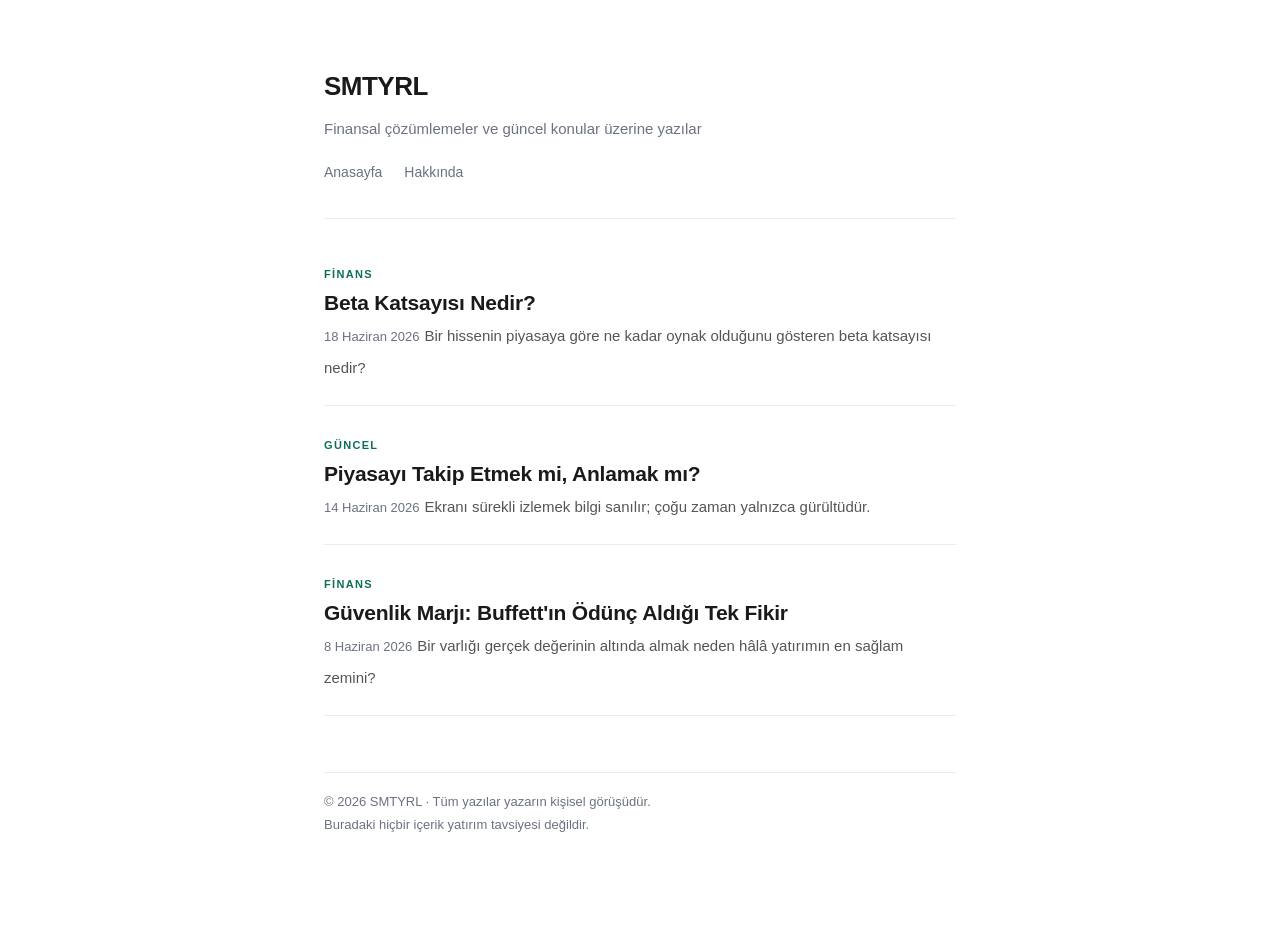
<file: index.html>
<!doctype html>
<html lang="tr">
<head>
  <meta charset="utf-8">
  <meta name="viewport" content="width=device-width, initial-scale=1">
  <title>SMTYRL — finans ve fikir yazıları</title>
  <meta name="description" content="Bağımsız finansal çözümlemeler ve güncel konular üzerine fikir yazıları.">
  <link rel="stylesheet" href="stil.css">
</head>
<body>

  <h1 class="site"><a href="index.html">SMTYRL</a></h1>
  <p class="tagline">Finansal çözümlemeler ve güncel konular üzerine yazılar</p>
  <nav class="top">
    <a href="index.html">Anasayfa</a>
    <a href="hakkinda.html">Hakkında</a>
  </nav>

  <hr class="rule">

  <ul class="posts">
    <li>
      <span class="tag">Finans</span>
      <h2><a href="beta-katsayisi.html">Beta Katsayısı Nedir?</a></h2>
      <span class="date">18 Haziran 2026</span>
      <span class="dek">Bir hissenin piyasaya göre ne kadar oynak olduğunu gösteren beta katsayısı nedir?</span>
    </li>
    <li>
      <span class="tag">Güncel</span>
      <h2><a href="takip-mi-anlamak-mi.html">Piyasayı Takip Etmek mi, Anlamak mı?</a></h2>
      <span class="date">14 Haziran 2026</span>
      <span class="dek">Ekranı sürekli izlemek bilgi sanılır; çoğu zaman yalnızca gürültüdür.</span>
    </li>
    <li>
      <span class="tag">Finans</span>
      <h2><a href="guvenlik-marji.html">Güvenlik Marjı: Buffett'ın Ödünç Aldığı Tek Fikir</a></h2>
      <span class="date">8 Haziran 2026</span>
      <span class="dek">Bir varlığı gerçek değerinin altında almak neden hâlâ yatırımın en sağlam zemini?</span>
    </li>
  </ul>

  <footer>
    © 2026 SMTYRL · Tüm yazılar yazarın kişisel görüşüdür.<br>
    Buradaki hiçbir içerik yatırım tavsiyesi değildir.
  </footer>

</body>
</html>
</file>
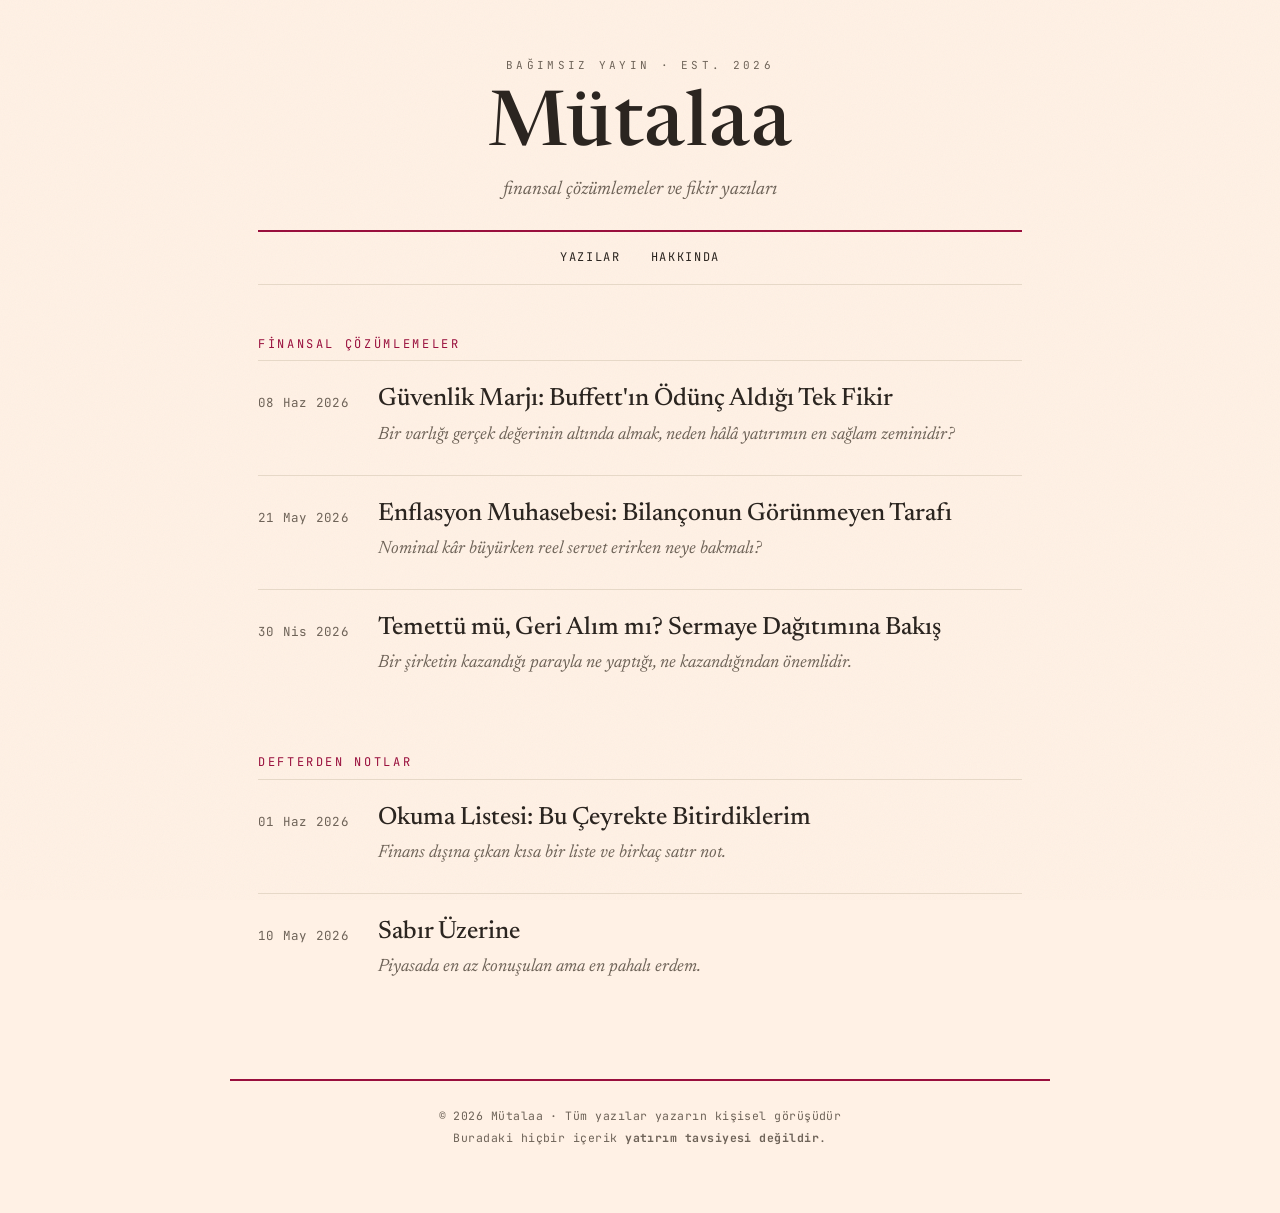
<file: arsiv-zarif/index.html>
<!doctype html>
<html lang="tr">
<head>
  <meta charset="utf-8">
  <meta name="viewport" content="width=device-width, initial-scale=1">
  <title>Mütalaa — finans ve fikir yazıları</title>
  <meta name="description" content="Bağımsız finansal çözümlemeler ve fikir yazıları.">
  <link rel="preconnect" href="https://fonts.googleapis.com">
  <link rel="preconnect" href="https://fonts.gstatic.com" crossorigin>
  <link href="https://fonts.googleapis.com/css2?family=Newsreader:ital,opsz,wght@0,6..72,400;0,6..72,500;0,6..72,600;1,6..72,400;1,6..72,500&family=JetBrains+Mono:wght@400;500&display=swap" rel="stylesheet">
  <link rel="stylesheet" href="style.css">
</head>
<body>
  <div class="wrap">

    <header class="masthead">
      <div class="kicker-top">BAĞIMSIZ YAYIN · EST. 2026</div>
      <div class="title"><a href="index.html">Mütalaa</a></div>
      <div class="sub">finansal çözümlemeler ve fikir yazıları</div>
      <hr class="rule-accent">
    </header>

    <nav class="main">
      <a href="index.html">Yazılar</a>
      <a href="hakkinda.html">Hakkında</a>
    </nav>
    <hr class="rule-hair">

    <!-- ====== BÖLÜM 1 ====== -->
    <div class="section-label">Finansal Çözümlemeler</div>

    <article class="entry">
      <div class="date">08 Haz 2026</div>
      <div>
        <h2><a href="yazilar/guvenlik-marji.html">Güvenlik Marjı: Buffett'ın Ödünç Aldığı Tek Fikir</a></h2>
        <div class="dek">Bir varlığı gerçek değerinin altında almak, neden hâlâ yatırımın en sağlam zeminidir?</div>
      </div>
    </article>

    <article class="entry">
      <div class="date">21 May 2026</div>
      <div>
        <h2><a href="#">Enflasyon Muhasebesi: Bilançonun Görünmeyen Tarafı</a></h2>
        <div class="dek">Nominal kâr büyürken reel servet erirken neye bakmalı?</div>
      </div>
    </article>

    <article class="entry">
      <div class="date">30 Nis 2026</div>
      <div>
        <h2><a href="#">Temettü mü, Geri Alım mı? Sermaye Dağıtımına Bakış</a></h2>
        <div class="dek">Bir şirketin kazandığı parayla ne yaptığı, ne kazandığından önemlidir.</div>
      </div>
    </article>

    <!-- ====== BÖLÜM 2 ====== -->
    <div class="section-label">Defterden Notlar</div>

    <article class="entry">
      <div class="date">01 Haz 2026</div>
      <div>
        <h2><a href="#">Okuma Listesi: Bu Çeyrekte Bitirdiklerim</a></h2>
        <div class="dek">Finans dışına çıkan kısa bir liste ve birkaç satır not.</div>
      </div>
    </article>

    <article class="entry">
      <div class="date">10 May 2026</div>
      <div>
        <h2><a href="#">Sabır Üzerine</a></h2>
        <div class="dek">Piyasada en az konuşulan ama en pahalı erdem.</div>
      </div>
    </article>

  </div><!-- /.wrap -->

  <footer>
    © 2026 Mütalaa · Tüm yazılar yazarın kişisel görüşüdür<br>
    Buradaki hiçbir içerik <strong>yatırım tavsiyesi değildir</strong>.
  </footer>
</body>
</html>
</file>
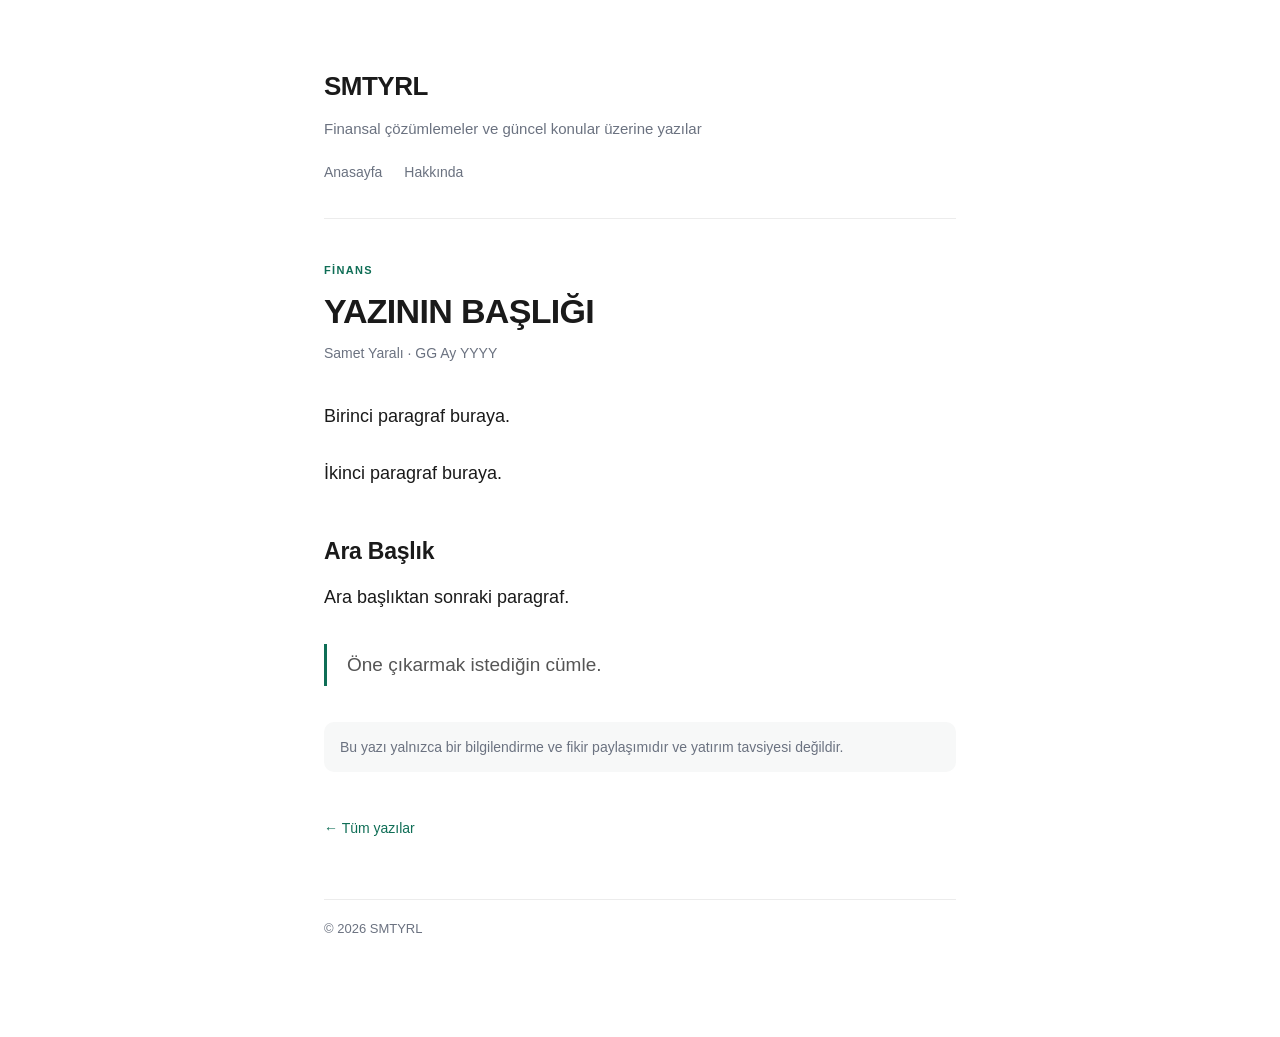
<file: _yeni-yazi-sablonu.html>
<!doctype html>
<html lang="tr">
<head>
  <meta charset="utf-8">
  <meta name="viewport" content="width=device-width, initial-scale=1">

  <!-- (1) Sekmede/Google'da görünecek başlık. "— SMTYRL" kalsın. -->
  <title>YAZININ BAŞLIĞI — SMTYRL</title>

  <!-- (2) Tek cümlelik özet. -->
  <meta name="description" content="Yazının kısa özetini buraya yaz.">

  <link rel="stylesheet" href="stil.css">
</head>
<body>

  <!-- ↓↓↓ Bu blok her sayfada AYNI kalır ↓↓↓ -->
  <div class="site"><a href="index.html">SMTYRL</a></div>
  <p class="tagline">Finansal çözümlemeler ve güncel konular üzerine yazılar</p>
  <nav class="top">
    <a href="index.html">Anasayfa</a>
    <a href="hakkinda.html">Hakkında</a>
  </nav>
  <hr class="rule">
  <!-- ↑↑↑ Buraya kadar aynı ↑↑↑ -->

  <article>

    <!-- (3) Kategori etiketi (örn. Finans, Güncel, Deneme) -->
    <span class="tag">Finans</span>

    <!-- (4) Yazının görünen başlığı -->
    <h1>YAZININ BAŞLIĞI</h1>

    <!-- (5) Künye: Ad · tarih -->
    <p class="byline">Samet Yaralı · GG Ay YYYY</p>

    <!-- (6) Yazının metni. Her paragrafı <p> ... </p> arasına koy. -->
    <p>
      Birinci paragraf buraya.
    </p>

    <p>
      İkinci paragraf buraya.
    </p>

    <!-- Ara başlık (isteğe bağlı): -->
    <h2>Ara Başlık</h2>

    <p>
      Ara başlıktan sonraki paragraf.
    </p>

    <!-- Alıntı (isteğe bağlı): -->
    <blockquote>
      Öne çıkarmak istediğin cümle.
    </blockquote>

    <!-- Finans yazılarında bu uyarıyı bırakman iyi olur: -->
    <div class="disclaimer">
      Bu yazı yalnızca bir bilgilendirme ve fikir paylaşımıdır ve yatırım
      tavsiyesi değildir.
    </div>

    <a class="back" href="index.html">← Tüm yazılar</a>
  </article>

  <footer>
    © 2026 SMTYRL
  </footer>

</body>
</html>
</file>
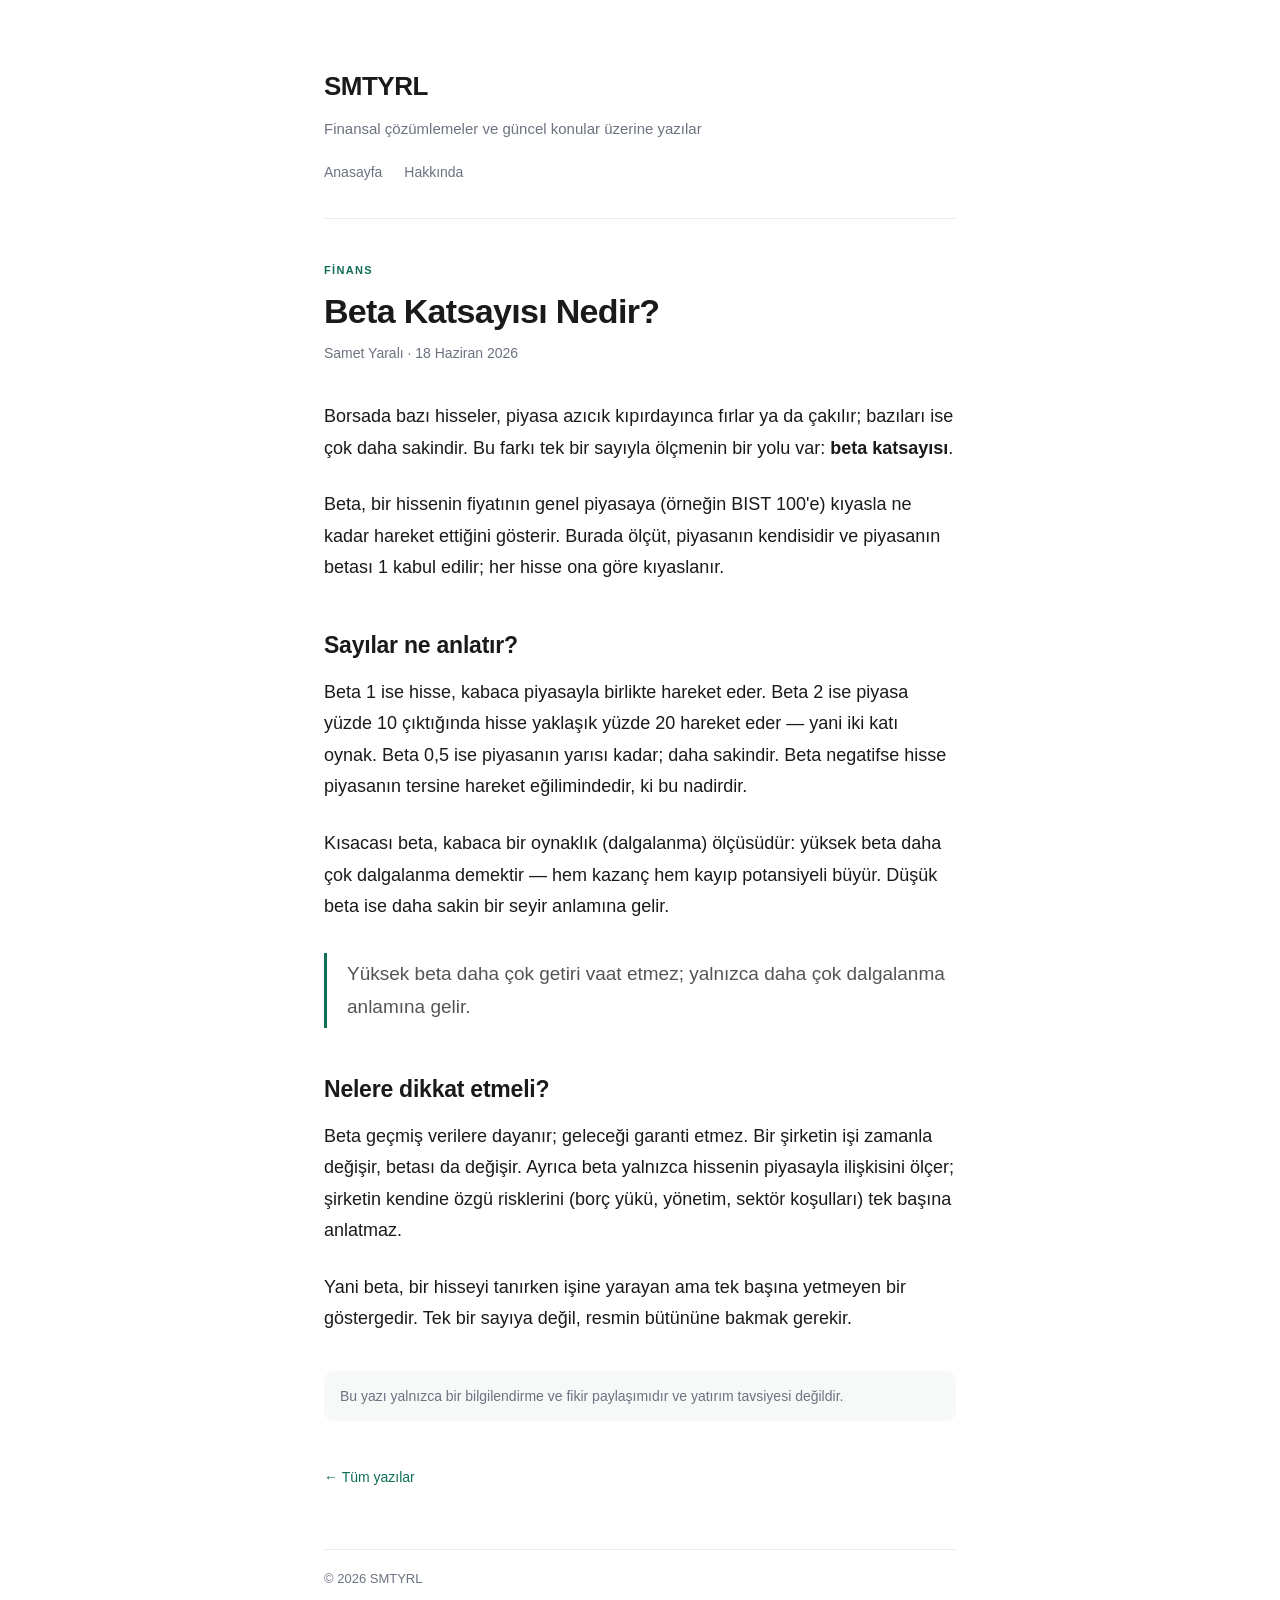
<file: beta-katsayisi.html>
<!doctype html>
<html lang="tr">
<head>
  <meta charset="utf-8">
  <meta name="viewport" content="width=device-width, initial-scale=1">
  <title>Beta Katsayısı Nedir? — SMTYRL</title>
  <meta name="description" content="Bir hissenin piyasaya göre ne kadar oynak olduğunu gösteren beta katsayısı, basitçe nedir?">
  <link rel="stylesheet" href="stil.css">
</head>
<body>

  <div class="site"><a href="index.html">SMTYRL</a></div>
  <p class="tagline">Finansal çözümlemeler ve güncel konular üzerine yazılar</p>
  <nav class="top">
    <a href="index.html">Anasayfa</a>
    <a href="hakkinda.html">Hakkında</a>
  </nav>

  <hr class="rule">

  <article>
    <span class="tag">Finans</span>
    <h1>Beta Katsayısı Nedir?</h1>
    <p class="byline">Samet Yaralı · 18 Haziran 2026</p>

    <p>
      Borsada bazı hisseler, piyasa azıcık kıpırdayınca fırlar ya da çakılır;
      bazıları ise çok daha sakindir. Bu farkı tek bir sayıyla ölçmenin bir
      yolu var: <strong>beta katsayısı</strong>.
    </p>

    <p>
      Beta, bir hissenin fiyatının genel piyasaya (örneğin BIST 100'e) kıyasla
      ne kadar hareket ettiğini gösterir. Burada ölçüt, piyasanın kendisidir ve
      piyasanın betası 1 kabul edilir; her hisse ona göre kıyaslanır.
    </p>

    <h2>Sayılar ne anlatır?</h2>

    <p>
      Beta 1 ise hisse, kabaca piyasayla birlikte hareket eder. Beta 2 ise
      piyasa yüzde 10 çıktığında hisse yaklaşık yüzde 20 hareket eder — yani iki
      katı oynak. Beta 0,5 ise piyasanın yarısı kadar; daha sakindir. Beta
      negatifse hisse piyasanın tersine hareket eğilimindedir, ki bu nadirdir.
    </p>

    <p>
      Kısacası beta, kabaca bir oynaklık (dalgalanma) ölçüsüdür: yüksek beta
      daha çok dalgalanma demektir — hem kazanç hem kayıp potansiyeli büyür.
      Düşük beta ise daha sakin bir seyir anlamına gelir.
    </p>

    <blockquote>
      Yüksek beta daha çok getiri vaat etmez; yalnızca daha çok dalgalanma
      anlamına gelir.
    </blockquote>

    <h2>Nelere dikkat etmeli?</h2>

    <p>
      Beta geçmiş verilere dayanır; geleceği garanti etmez. Bir şirketin işi
      zamanla değişir, betası da değişir. Ayrıca beta yalnızca hissenin piyasayla
      ilişkisini ölçer; şirketin kendine özgü risklerini (borç yükü, yönetim,
      sektör koşulları) tek başına anlatmaz.
    </p>

    <p>
      Yani beta, bir hisseyi tanırken işine yarayan ama tek başına yetmeyen bir
      göstergedir. Tek bir sayıya değil, resmin bütününe bakmak gerekir.
    </p>

    <div class="disclaimer">
      Bu yazı yalnızca bir bilgilendirme ve fikir paylaşımıdır ve yatırım
      tavsiyesi değildir.
    </div>

    <a class="back" href="index.html">← Tüm yazılar</a>
  </article>

  <footer>
    © 2026 SMTYRL
  </footer>

</body>
</html>
</file>
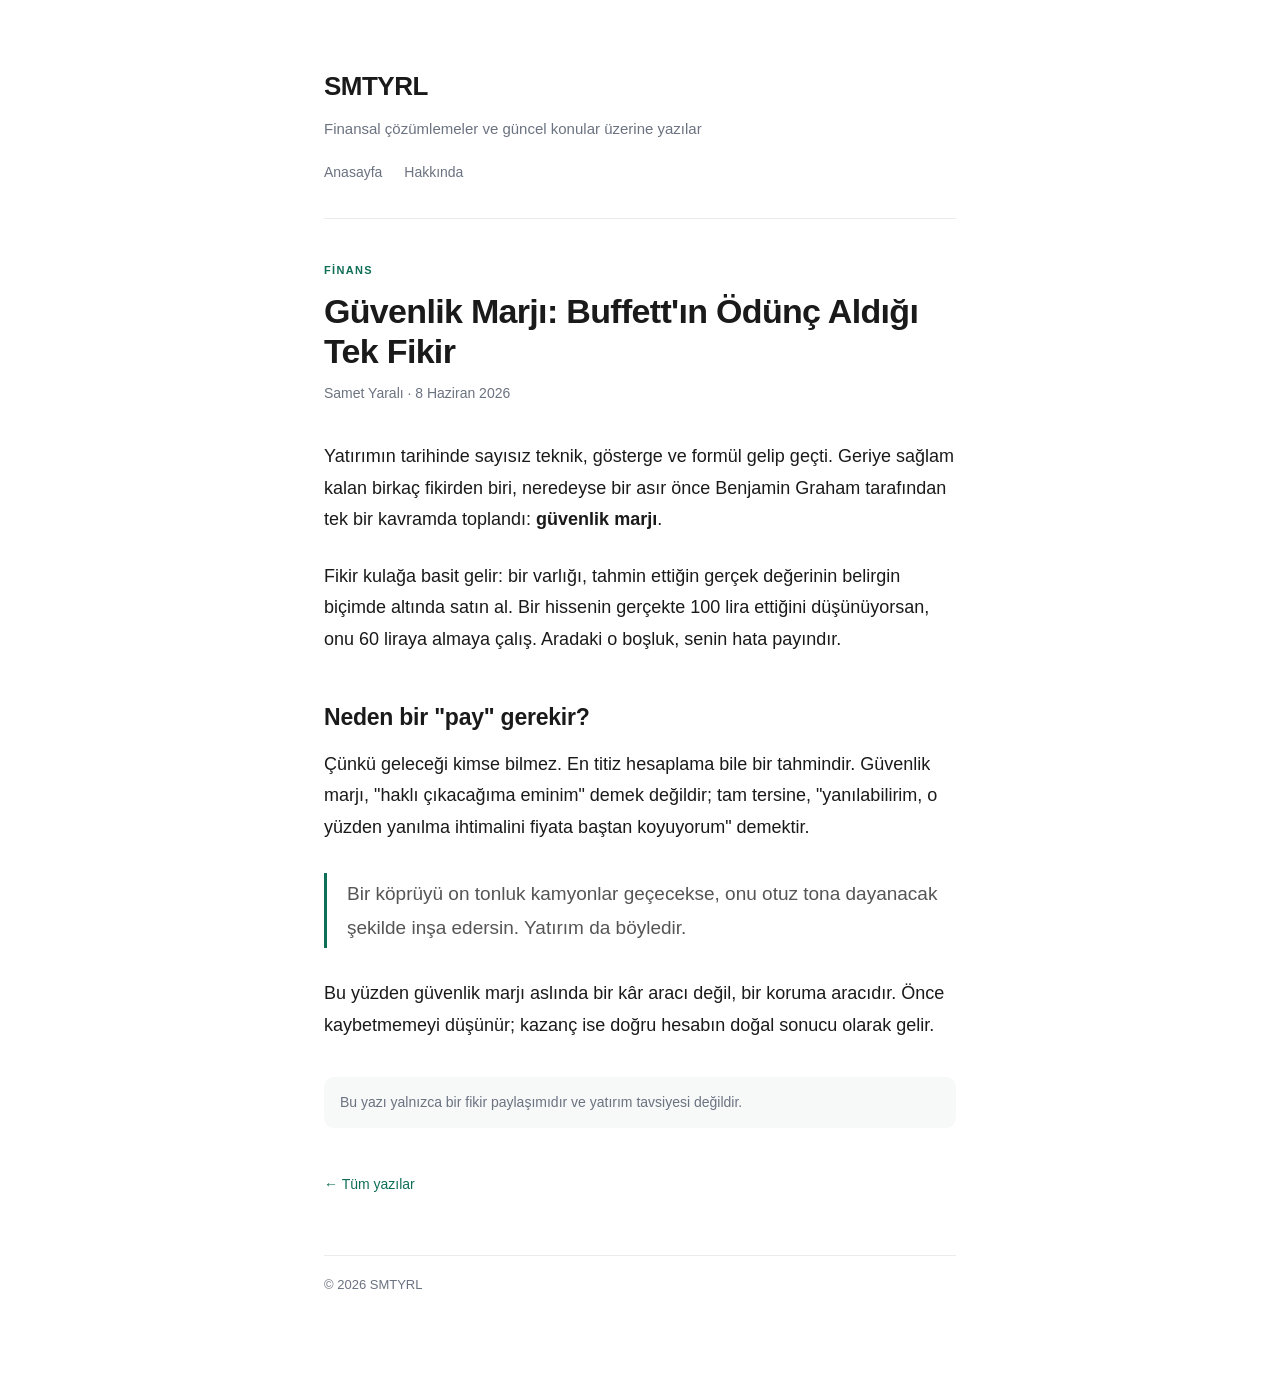
<file: guvenlik-marji.html>
<!doctype html>
<html lang="tr">
<head>
  <meta charset="utf-8">
  <meta name="viewport" content="width=device-width, initial-scale=1">
  <title>Güvenlik Marjı — SMTYRL</title>
  <meta name="description" content="Bir varlığı gerçek değerinin altında almak neden hâlâ yatırımın en sağlam zeminidir?">
  <link rel="stylesheet" href="stil.css">
</head>
<body>

  <div class="site"><a href="index.html">SMTYRL</a></div>
  <p class="tagline">Finansal çözümlemeler ve güncel konular üzerine yazılar</p>
  <nav class="top">
    <a href="index.html">Anasayfa</a>
    <a href="hakkinda.html">Hakkında</a>
  </nav>

  <hr class="rule">

  <article>
    <span class="tag">Finans</span>
    <h1>Güvenlik Marjı: Buffett'ın Ödünç Aldığı Tek Fikir</h1>
    <p class="byline">Samet Yaralı · 8 Haziran 2026</p>

    <p>
      Yatırımın tarihinde sayısız teknik, gösterge ve formül gelip geçti. Geriye
      sağlam kalan birkaç fikirden biri, neredeyse bir asır önce Benjamin Graham
      tarafından tek bir kavramda toplandı: <strong>güvenlik marjı</strong>.
    </p>

    <p>
      Fikir kulağa basit gelir: bir varlığı, tahmin ettiğin gerçek değerinin
      belirgin biçimde altında satın al. Bir hissenin gerçekte 100 lira ettiğini
      düşünüyorsan, onu 60 liraya almaya çalış. Aradaki o boşluk, senin hata
      payındır.
    </p>

    <h2>Neden bir "pay" gerekir?</h2>

    <p>
      Çünkü geleceği kimse bilmez. En titiz hesaplama bile bir tahmindir. Güvenlik
      marjı, "haklı çıkacağıma eminim" demek değildir; tam tersine, "yanılabilirim,
      o yüzden yanılma ihtimalini fiyata baştan koyuyorum" demektir.
    </p>

    <blockquote>
      Bir köprüyü on tonluk kamyonlar geçecekse, onu otuz tona dayanacak şekilde
      inşa edersin. Yatırım da böyledir.
    </blockquote>

    <p>
      Bu yüzden güvenlik marjı aslında bir kâr aracı değil, bir koruma aracıdır.
      Önce kaybetmemeyi düşünür; kazanç ise doğru hesabın doğal sonucu olarak gelir.
    </p>

    <div class="disclaimer">
      Bu yazı yalnızca bir fikir paylaşımıdır ve yatırım tavsiyesi değildir.
    </div>

    <a class="back" href="index.html">← Tüm yazılar</a>
  </article>

  <footer>
    © 2026 SMTYRL
  </footer>

</body>
</html>
</file>
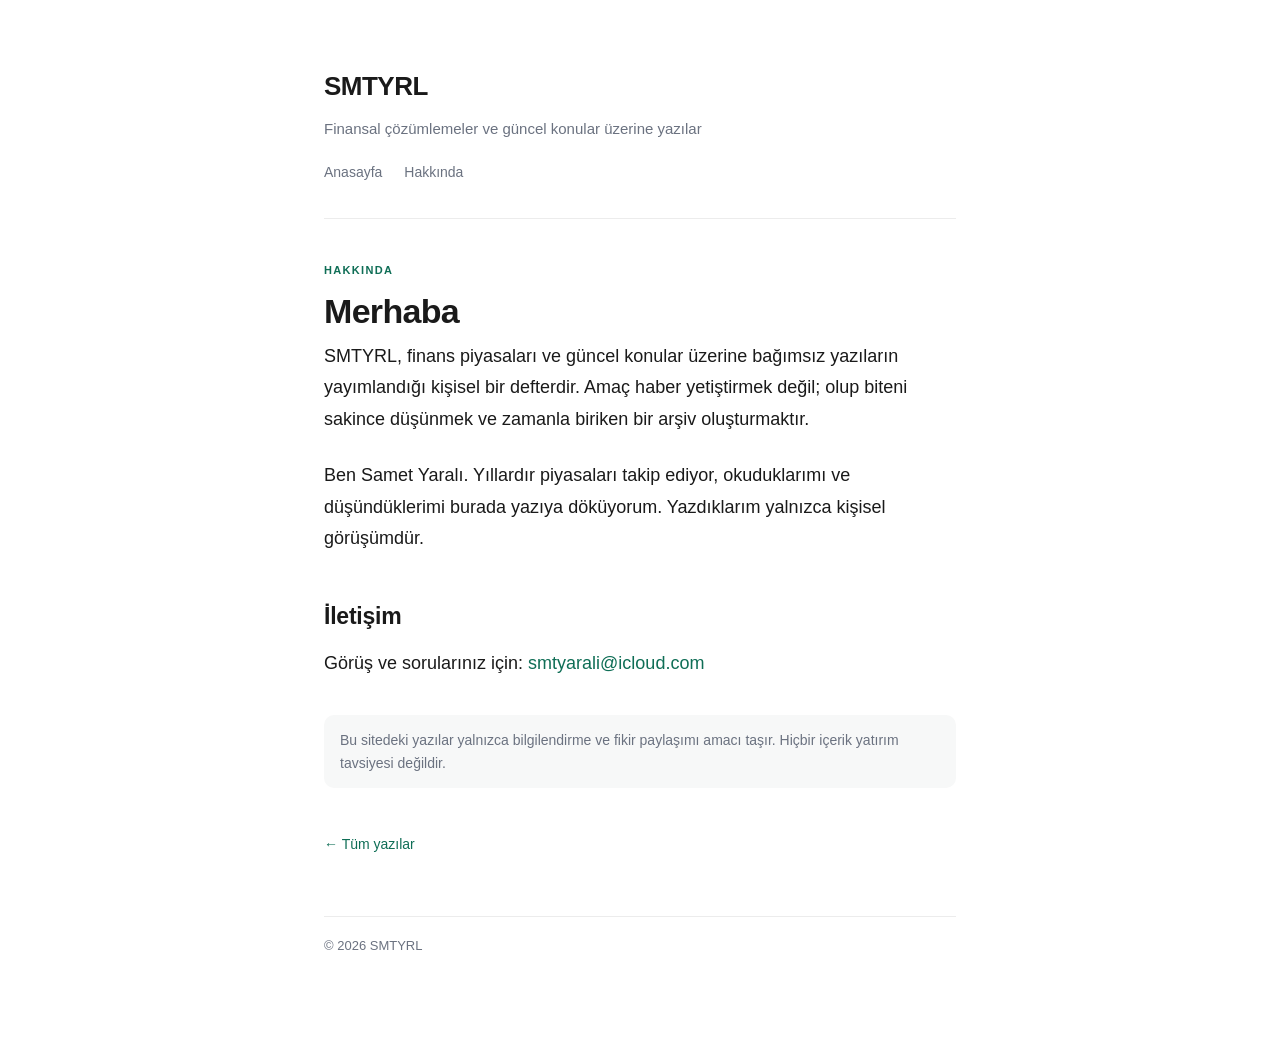
<file: hakkinda.html>
<!doctype html>
<html lang="tr">
<head>
  <meta charset="utf-8">
  <meta name="viewport" content="width=device-width, initial-scale=1">
  <title>Hakkında — SMTYRL</title>
  <meta name="description" content="SMTYRL ve yazarı hakkında.">
  <link rel="stylesheet" href="stil.css">
</head>
<body>

  <div class="site"><a href="index.html">SMTYRL</a></div>
  <p class="tagline">Finansal çözümlemeler ve güncel konular üzerine yazılar</p>
  <nav class="top">
    <a href="index.html">Anasayfa</a>
    <a href="hakkinda.html">Hakkında</a>
  </nav>

  <hr class="rule">

  <article>
    <span class="tag">Hakkında</span>
    <h1>Merhaba</h1>

    <p>
      SMTYRL, finans piyasaları ve güncel konular üzerine bağımsız yazıların
      yayımlandığı kişisel bir defterdir. Amaç haber yetiştirmek değil; olup
      biteni sakince düşünmek ve zamanla biriken bir arşiv oluşturmaktır.
    </p>

    <p>
      Ben Samet Yaralı. Yıllardır piyasaları takip ediyor, okuduklarımı ve
      düşündüklerimi burada yazıya döküyorum. Yazdıklarım yalnızca kişisel
      görüşümdür.
    </p>

    <h2>İletişim</h2>
    <p>
      Görüş ve sorularınız için:
      <a href="mailto:smtyarali@icloud.com" style="color:var(--accent)">smtyarali@icloud.com</a>
    </p>

    <div class="disclaimer">
      Bu sitedeki yazılar yalnızca bilgilendirme ve fikir paylaşımı amacı taşır.
      Hiçbir içerik yatırım tavsiyesi değildir.
    </div>

    <a class="back" href="index.html">← Tüm yazılar</a>
  </article>

  <footer>
    © 2026 SMTYRL
  </footer>

</body>
</html>
</file>
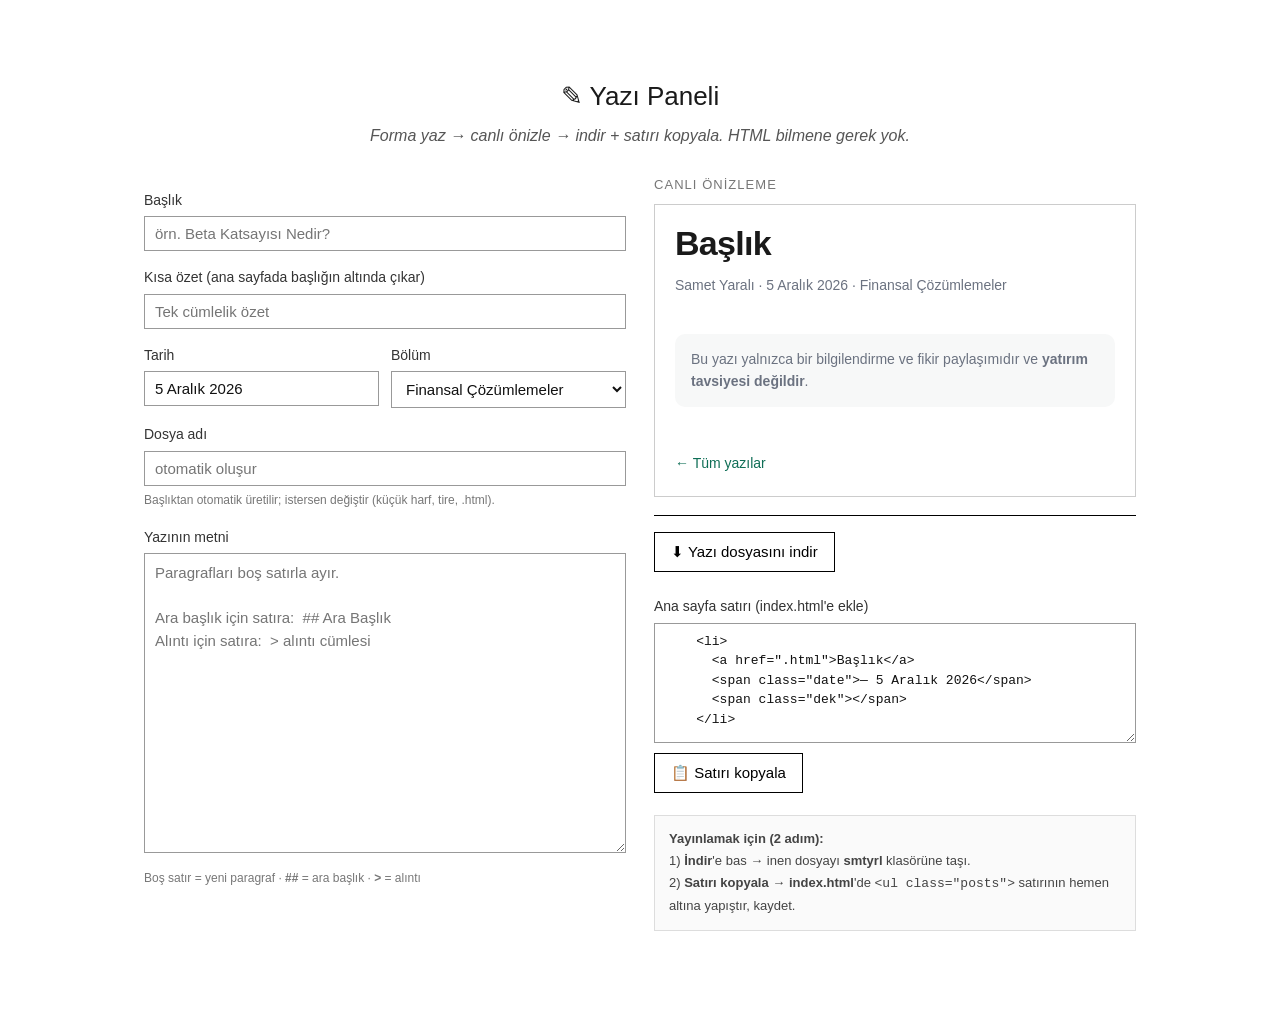
<file: panel.html>
<!doctype html>
<html lang="tr">
<head>
  <meta charset="utf-8">
  <meta name="viewport" content="width=device-width, initial-scale=1">
  <title>Yazı Paneli — SMTYRL</title>
  <link rel="stylesheet" href="stil.css">
  <style>
    body{ max-width:1040px; }
    .pnl-h{ text-align:center; font-size:26px; margin:10px 0 2px; }
    .pnl-sub{ text-align:center; color:#555; font-style:italic; margin:0 0 24px; font-size:16px; }
    .grid{ display:grid; grid-template-columns:1fr 1fr; gap:28px; align-items:start; }
    .grid > *{ box-sizing:border-box; }
    label{ display:block; font-size:14px; color:#333; margin:14px 0 4px; font-family:Arial,sans-serif; }
    input, textarea, select{
      box-sizing:border-box; width:100%;
      font-family:Arial, sans-serif; font-size:15px;
      padding:8px 10px; border:1px solid #999; border-radius:0; background:#fff; color:#111;
    }
    textarea{ min-height:300px; line-height:1.5; resize:vertical; }
    .hint{ font-family:Arial,sans-serif; font-size:12px; color:#777; margin-top:4px; }
    .row2{ display:grid; grid-template-columns:1fr 1fr; gap:12px; }
    .pv-label{ font-family:Arial,sans-serif; font-size:13px; color:#777; text-transform:uppercase; letter-spacing:.08em; margin-bottom:8px; }
    .preview{ border:1px solid #ccc; padding:18px 20px; background:#fff; }
    .actions{ margin-top:18px; padding-top:16px; border-top:1px solid #000; }
    button{
      font-family:Arial,sans-serif; font-size:15px; cursor:pointer;
      padding:10px 16px; border:1px solid #000; background:#fff; color:#000; border-radius:0;
      margin:0 8px 8px 0;
    }
    button:hover{ background:#f2f2f2; }
    .ok{ font-family:Arial,sans-serif; font-size:13px; color:#0a7d28; margin-left:6px; }
    .libox{ font-family:"Courier New",monospace; font-size:13px; min-height:120px; }
    .steps{ font-family:Arial,sans-serif; font-size:13px; color:#444; line-height:1.7; background:#fafafa; border:1px solid #ddd; padding:12px 14px; margin-top:14px; }
    @media (max-width:760px){ .grid{ grid-template-columns:1fr; } body{ max-width:720px; } }
  </style>
</head>
<body>

  <div class="pnl-h">✎ Yazı Paneli</div>
  <p class="pnl-sub">Forma yaz → canlı önizle → indir + satırı kopyala. HTML bilmene gerek yok.</p>

  <div class="grid">

    <!-- SOL: form -->
    <div>
      <label for="title">Başlık</label>
      <input id="title" placeholder="örn. Beta Katsayısı Nedir?">

      <label for="dek">Kısa özet (ana sayfada başlığın altında çıkar)</label>
      <input id="dek" placeholder="Tek cümlelik özet">

      <div class="row2">
        <div>
          <label for="date">Tarih</label>
          <input id="date">
        </div>
        <div>
          <label for="section">Bölüm</label>
          <select id="section">
            <option>Finansal Çözümlemeler</option>
            <option>Güncel &amp; Fikir</option>
            <option>Defterden Notlar</option>
          </select>
        </div>
      </div>

      <label for="fname">Dosya adı</label>
      <input id="fname" placeholder="otomatik oluşur">
      <div class="hint">Başlıktan otomatik üretilir; istersen değiştir (küçük harf, tire, .html).</div>

      <label for="body">Yazının metni</label>
      <textarea id="body" placeholder="Paragrafları boş satırla ayır.

Ara başlık için satıra:  ## Ara Başlık
Alıntı için satıra:  &gt; alıntı cümlesi"></textarea>
      <div class="hint">Boş satır = yeni paragraf · <b>## </b> = ara başlık · <b>&gt; </b> = alıntı</div>
    </div>

    <!-- SAĞ: önizleme + çıktı -->
    <div>
      <div class="pv-label">Canlı önizleme</div>
      <div class="preview">
        <article class="letter" id="preview"></article>
      </div>

      <div class="actions">
        <button id="dl">⬇ Yazı dosyasını indir</button>
        <span class="ok" id="dlOk"></span>
        <label for="libox" style="margin-top:14px;">Ana sayfa satırı (index.html'e ekle)</label>
        <textarea class="libox" id="libox" readonly></textarea>
        <button id="copy">📋 Satırı kopyala</button>
        <span class="ok" id="copyOk"></span>

        <div class="steps">
          <b>Yayınlamak için (2 adım):</b><br>
          1) <b>İndir</b>'e bas → inen dosyayı <b>smtyrl</b> klasörüne taşı.<br>
          2) <b>Satırı kopyala</b> → <b>index.html</b>'de <code>&lt;ul class="posts"&gt;</code> satırının hemen altına yapıştır, kaydet.
        </div>
      </div>
    </div>

  </div>

  <script>
    var aylar = ['Ocak','Şubat','Mart','Nisan','Mayıs','Haziran','Temmuz','Ağustos','Eylül','Ekim','Kasım','Aralık'];
    var T = document.getElementById('title'),
        D = document.getElementById('dek'),
        DT = document.getElementById('date'),
        S = document.getElementById('section'),
        F = document.getElementById('fname'),
        B = document.getElementById('body'),
        PV = document.getElementById('preview'),
        LI = document.getElementById('libox');

    (function(){ var d = new Date(); DT.value = d.getDate() + ' ' + aylar[d.getMonth()] + ' ' + d.getFullYear(); })();

    function esc(s){ return s.replace(/&/g,'&amp;').replace(/</g,'&lt;').replace(/>/g,'&gt;'); }

    function slug(s){
      var map = {'ç':'c','ğ':'g','ı':'i','İ':'i','ö':'o','ş':'s','ü':'u','Ç':'c','Ğ':'g','Ö':'o','Ş':'s','Ü':'u'};
      s = (s||'').replace(/[çğıİöşüÇĞÖŞÜ]/g, function(m){ return map[m]; });
      return s.toLowerCase().replace(/[^a-z0-9\s-]/g,'').trim().replace(/\s+/g,'-').replace(/-+/g,'-');
    }

    function bodyHtml(text){
      var blocks = (text||'').trim().split(/\n\s*\n/);
      if(blocks.length === 1 && blocks[0] === '') return '';
      return blocks.map(function(bl){
        bl = bl.trim();
        if(bl.indexOf('## ') === 0) return '    <h2>' + esc(bl.slice(3).trim()) + '</h2>';
        if(bl.indexOf('> ') === 0)  return '    <blockquote>' + esc(bl.slice(2).trim()) + '</blockquote>';
        return '    <p>' + esc(bl.replace(/\s*\n\s*/g, ' ')) + '</p>';
      }).join('\n\n');
    }

    function articleInner(){
      var title = T.value.trim() || 'Başlık';
      var byline = 'Samet Yaralı · ' + (DT.value.trim() || '') + ' · ' + S.value;
      return '<h1>' + esc(title) + '</h1>\n' +
             '    <p class="byline">' + esc(byline) + '</p>\n\n' +
             bodyHtml(B.value) + '\n\n' +
             '    <div class="disclaimer">\n      Bu yazı yalnızca bir bilgilendirme ve fikir paylaşımıdır ve <strong>yatırım tavsiyesi değildir</strong>.\n    </div>\n\n' +
             '    <a class="back" href="index.html">← Tüm yazılar</a>';
    }

    function fullPage(){
      return '<!doctype html>\n<html lang="tr">\n<head>\n' +
        '  <meta charset="utf-8">\n  <meta name="viewport" content="width=device-width, initial-scale=1">\n' +
        '  <title>' + esc(T.value.trim() || 'Yazı') + ' — SMTYRL</title>\n' +
        '  <meta name="description" content="' + esc(D.value.trim()) + '">\n' +
        '  <link rel="stylesheet" href="stil.css">\n</head>\n<body>\n\n' +
        '  <h1 class="site"><a href="index.html">SMTYRL</a></h1>\n' +
        '  <p class="tagline">Finansal çözümlemeler ve güncel konular üzerine yazılar</p>\n' +
        '  <nav class="top">\n    <a href="index.html">Anasayfa</a>\n    <a href="hakkinda.html">Hakkında</a>\n  </nav>\n\n' +
        '  <hr>\n\n  <article class="letter">\n    ' + articleInner() + '\n  </article>\n\n' +
        '  <footer>\n    © 2026 SMTYRL\n  </footer>\n\n</body>\n</html>\n';
    }

    function liSnippet(){
      var f = (F.value.trim() || (slug(T.value) + '.html'));
      if(f.indexOf('.html') === -1) f += '.html';
      return '    <li>\n' +
             '      <a href="' + f + '">' + esc(T.value.trim() || 'Başlık') + '</a>\n' +
             '      <span class="date">— ' + esc(DT.value.trim()) + '</span>\n' +
             '      <span class="dek">' + esc(D.value.trim()) + '</span>\n' +
             '    </li>';
    }

    function refresh(){
      PV.innerHTML = articleInner();
      LI.value = liSnippet();
    }

    [T,D,DT,S,B].forEach(function(el){ el.addEventListener('input', function(){
      if(document.activeElement !== F) F.value = slug(T.value) + '.html';
      refresh();
    }); });
    F.addEventListener('input', refresh);

    document.getElementById('dl').addEventListener('click', function(){
      var f = (F.value.trim() || (slug(T.value) + '.html'));
      if(f.indexOf('.html') === -1) f += '.html';
      var blob = new Blob([fullPage()], {type:'text/html;charset=utf-8'});
      var a = document.createElement('a');
      a.href = URL.createObjectURL(blob); a.download = f;
      document.body.appendChild(a); a.click(); a.remove();
      document.getElementById('dlOk').textContent = '✓ indirildi: ' + f;
    });

    document.getElementById('copy').addEventListener('click', function(){
      LI.select();
      var done = false;
      try { if(navigator.clipboard){ navigator.clipboard.writeText(LI.value); done = true; } } catch(e){}
      if(!done){ try { document.execCommand('copy'); done = true; } catch(e){} }
      document.getElementById('copyOk').textContent = done ? '✓ kopyalandı' : 'kutudan elle kopyala';
    });

    refresh();
  </script>

</body>
</html>
</file>
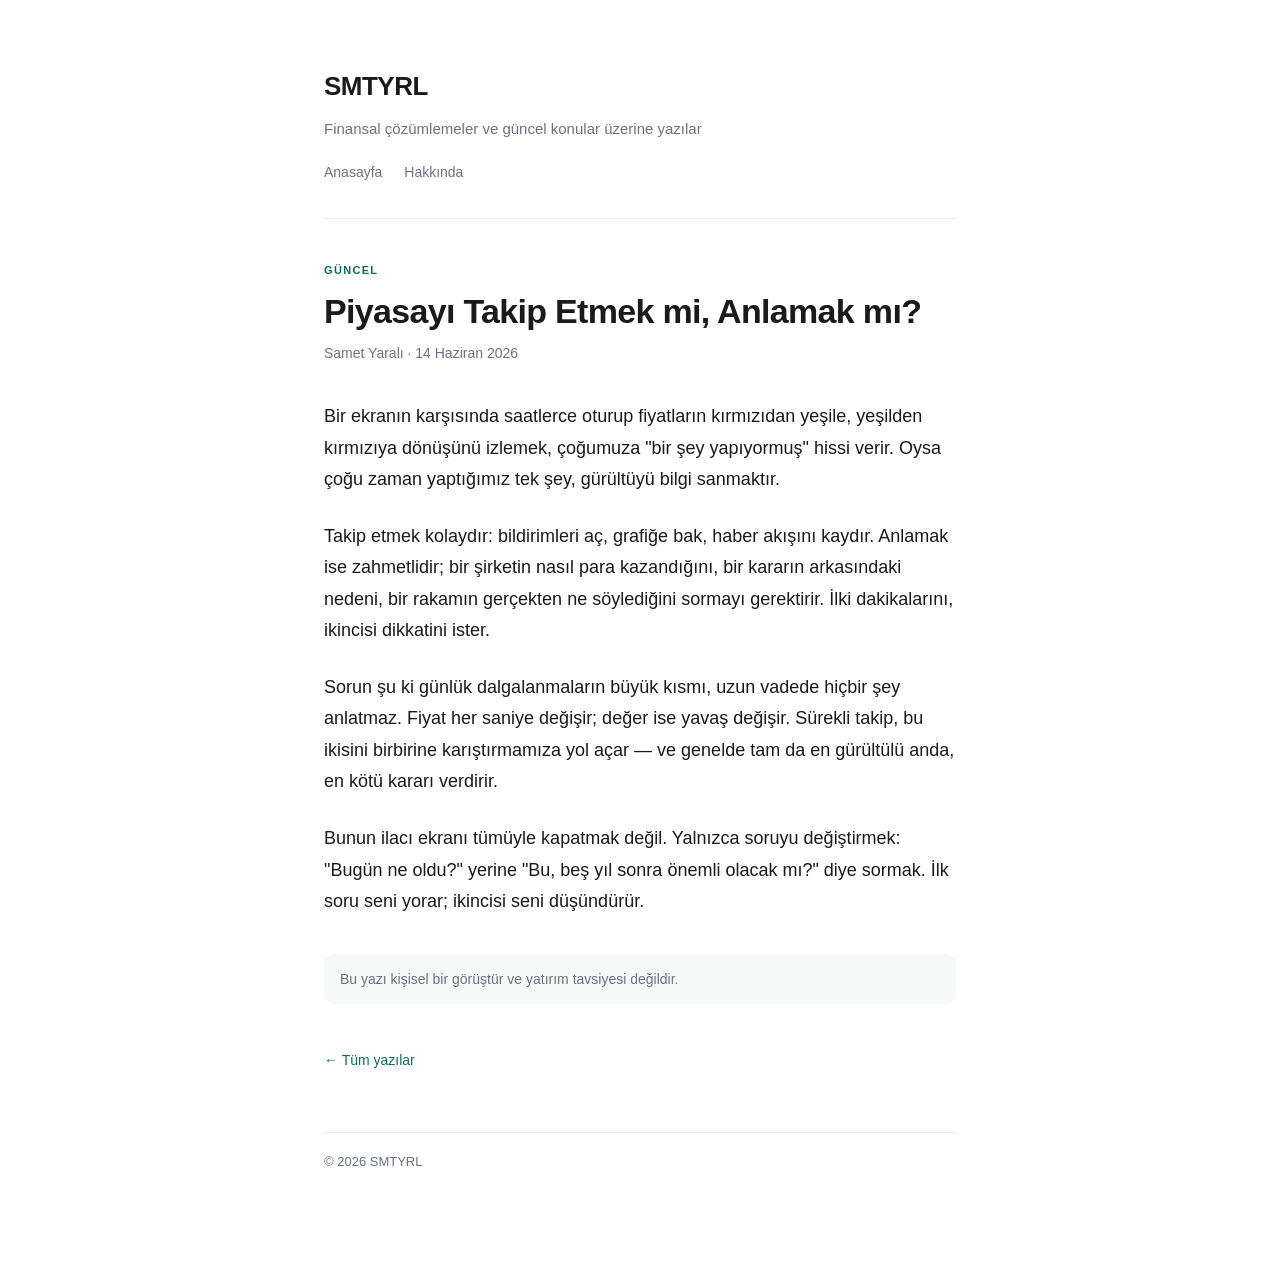
<file: takip-mi-anlamak-mi.html>
<!doctype html>
<html lang="tr">
<head>
  <meta charset="utf-8">
  <meta name="viewport" content="width=device-width, initial-scale=1">
  <title>Piyasayı Takip Etmek mi, Anlamak mı? — SMTYRL</title>
  <meta name="description" content="Ekranı sürekli izlemek bilgi sanılır; çoğu zaman yalnızca gürültüdür.">
  <link rel="stylesheet" href="stil.css">
</head>
<body>

  <div class="site"><a href="index.html">SMTYRL</a></div>
  <p class="tagline">Finansal çözümlemeler ve güncel konular üzerine yazılar</p>
  <nav class="top">
    <a href="index.html">Anasayfa</a>
    <a href="hakkinda.html">Hakkında</a>
  </nav>

  <hr class="rule">

  <article>
    <span class="tag">Güncel</span>
    <h1>Piyasayı Takip Etmek mi, Anlamak mı?</h1>
    <p class="byline">Samet Yaralı · 14 Haziran 2026</p>

    <p>
      Bir ekranın karşısında saatlerce oturup fiyatların kırmızıdan yeşile,
      yeşilden kırmızıya dönüşünü izlemek, çoğumuza "bir şey yapıyormuş" hissi
      verir. Oysa çoğu zaman yaptığımız tek şey, gürültüyü bilgi sanmaktır.
    </p>

    <p>
      Takip etmek kolaydır: bildirimleri aç, grafiğe bak, haber akışını kaydır.
      Anlamak ise zahmetlidir; bir şirketin nasıl para kazandığını, bir kararın
      arkasındaki nedeni, bir rakamın gerçekten ne söylediğini sormayı gerektirir.
      İlki dakikalarını, ikincisi dikkatini ister.
    </p>

    <p>
      Sorun şu ki günlük dalgalanmaların büyük kısmı, uzun vadede hiçbir şey
      anlatmaz. Fiyat her saniye değişir; değer ise yavaş değişir. Sürekli takip,
      bu ikisini birbirine karıştırmamıza yol açar — ve genelde tam da en
      gürültülü anda, en kötü kararı verdirir.
    </p>

    <p>
      Bunun ilacı ekranı tümüyle kapatmak değil. Yalnızca soruyu değiştirmek:
      "Bugün ne oldu?" yerine "Bu, beş yıl sonra önemli olacak mı?" diye sormak.
      İlk soru seni yorar; ikincisi seni düşündürür.
    </p>

    <div class="disclaimer">
      Bu yazı kişisel bir görüştür ve yatırım tavsiyesi değildir.
    </div>

    <a class="back" href="index.html">← Tüm yazılar</a>
  </article>

  <footer>
    © 2026 SMTYRL
  </footer>

</body>
</html>
</file>
<file: stil.css>
/* ============================================================
   SMTYRL — Modern / Temiz tarz (saf HTML, tek stil dosyası)
   Beyaz zemin, modern sans-serif, teal vurgu, bol boşluk.
   Renk/ölçüleri aşağıdaki değişkenlerden değiştirebilirsin.
   ============================================================ */

:root{
  --ink:    #1a1a1a;   /* ana metin            */
  --muted:  #6b7280;   /* tarih / ikincil      */
  --soft:   #555555;   /* özet metni           */
  --line:   #ececec;   /* ayraç çizgileri      */
  --accent: #0f6e56;   /* teal vurgu           */
  --bg:     #ffffff;
}

*{ box-sizing:border-box; }

body{
  background:var(--bg); color:var(--ink);
  font-family:-apple-system, "Segoe UI", Roboto, Helvetica, Arial, sans-serif;
  font-size:18px; line-height:1.75;
  max-width:680px; margin:0 auto; padding:64px 24px 96px;
  -webkit-font-smoothing:antialiased; text-rendering:optimizeLegibility;
}

a{ color:var(--ink); text-decoration:none; }
a:hover{ color:var(--accent); }

/* ---- Künye / masthead ---- */
.site{ font-size:26px; font-weight:700; letter-spacing:-.02em; margin:0; }
.site a{ color:var(--ink); }
.tagline{ color:var(--muted); font-size:15px; margin:6px 0 0; }
nav.top{ margin:18px 0 0; font-size:14px; }
nav.top a{ color:var(--muted); margin-right:18px; }
nav.top a:hover{ color:var(--accent); }
.rule{ border:0; border-top:1px solid var(--line); margin:34px 0; }

/* ---- Kategori etiketi ---- */
.tag{
  display:inline-block; font-size:11px; font-weight:700;
  letter-spacing:.12em; text-transform:uppercase; color:var(--accent);
  margin:0 0 4px;
}

/* ---- Ana sayfa yazı listesi ---- */
.posts{ list-style:none; margin:0; padding:0; }
.posts li{ padding:22px 0; border-bottom:1px solid var(--line); }
.posts li:first-child{ padding-top:4px; }
.posts h2{ font-size:21px; font-weight:600; line-height:1.3; letter-spacing:-.01em; margin:0 0 4px; }
.posts .date{ color:var(--muted); font-size:13px; }
.posts .dek{ color:var(--soft); font-size:15px; margin-top:6px; }

/* ---- Yazı (makale) ---- */
article .tag{ margin-bottom:10px; }
article h1{ font-size:34px; font-weight:700; line-height:1.18; letter-spacing:-.02em; margin:0 0 10px; }
.byline{ color:var(--muted); font-size:14px; margin:0 0 36px; }
article p{ margin:0 0 1.4em; }
article h2{ font-size:23px; font-weight:600; letter-spacing:-.01em; margin:1.8em 0 .5em; }
blockquote{
  margin:1.6em 0; padding:4px 0 4px 20px;
  border-left:3px solid var(--accent); color:var(--soft); font-size:19px;
}

.disclaimer{
  font-size:14px; color:var(--muted); line-height:1.6;
  background:#f7f8f8; border-radius:10px; padding:14px 16px; margin:36px 0;
}
.back{ display:inline-block; margin-top:8px; font-size:14px; color:var(--accent); }

footer{
  border-top:1px solid var(--line); margin-top:56px; padding-top:18px;
  color:var(--muted); font-size:13px;
}

@media (max-width:560px){
  body{ font-size:17px; padding:40px 20px 70px; }
  article h1{ font-size:28px; }
}
</file>
<file: arsiv-zarif/style.css>
/* ============================================================
   MÜTALAA — minimalist finans & fikir yazıları
   Tek dosya, sıfır bağımlılık. Renkleri/fontu aşağıdaki
   değişkenlerden değiştirebilirsin.
   ============================================================ */

:root{
  --paper:    #FFF1E5;   /* FT-pembesi kâğıt tonu          */
  --paper-2:  #FBE7D4;   /* hafif vurgulu blok arka planı  */
  --ink:      #2B2520;   /* gövde mürekkebi                */
  --ink-soft: #6E6358;   /* tarih / üst-veri / ikincil     */
  --accent:   #990F3D;   /* bordo (claret) vurgu           */
  --accent-2: #C24668;
  --rule:     #E6D8C7;   /* ince ayraç çizgisi             */
  --measure:  660px;     /* okuma kolonu genişliği         */

  --serif: "Newsreader", Georgia, "Times New Roman", serif;
  --mono:  "JetBrains Mono", ui-monospace, SFMono-Regular, Menlo, monospace;
}

/* Karanlık mod — sistem tercihine göre, otomatik (JS yok) */
@media (prefers-color-scheme: dark){
  :root{
    --paper:    #17140F;
    --paper-2:  #1F1B14;
    --ink:      #ECE3D6;
    --ink-soft: #9C9183;
    --accent:   #E26C8C;
    --accent-2: #F0A6BC;
    --rule:     #322C23;
  }
}

*{ box-sizing:border-box; }
html{ -webkit-text-size-adjust:100%; }

body{
  margin:0;
  background:var(--paper);
  color:var(--ink);
  font-family:var(--serif);
  font-size:20px;
  line-height:1.65;
  font-optical-sizing:auto;
  text-rendering:optimizeLegibility;
  -webkit-font-smoothing:antialiased;
}

/* Çok hafif kâğıt dokusu */
body::before{
  content:"";
  position:fixed; inset:0;
  z-index:1; pointer-events:none; opacity:.04;
  background-image:url("data:image/svg+xml,%3Csvg xmlns='http://www.w3.org/2000/svg'%3E%3Cfilter id='n'%3E%3CfeTurbulence type='fractalNoise' baseFrequency='0.85' numOctaves='2' stitchTiles='stitch'/%3E%3C/filter%3E%3Crect width='100%25' height='100%25' filter='url(%23n)'/%3E%3C/svg%3E");
}

.wrap{
  position:relative; z-index:2;
  max-width:820px;
  margin:0 auto;
  padding:0 28px;
}

a{ color:var(--accent); text-decoration:none; }
a:hover{ color:var(--accent-2); }

/* ---------- Başlık / künye ---------- */
.masthead{ padding:56px 0 0; text-align:center; }
.kicker-top{
  font-family:var(--mono);
  font-size:11px; letter-spacing:.30em; text-transform:uppercase;
  color:var(--ink-soft);
}
.masthead .title{
  font-size:clamp(42px, 9vw, 76px);
  font-weight:500; letter-spacing:.02em; line-height:1;
  margin:.20em 0 .12em;
}
.masthead .title a{ color:var(--ink); }
.masthead .sub{ font-style:italic; color:var(--ink-soft); font-size:19px; }

hr.rule-accent{ height:2px; background:var(--accent); border:0; margin:24px 0 0; }
hr.rule-hair{ height:1px; background:var(--rule); border:0; margin:0; }

nav.main{
  display:flex; gap:30px; justify-content:center;
  font-family:var(--mono);
  font-size:12px; letter-spacing:.14em; text-transform:uppercase;
  padding:16px 0;
}
nav.main a{ color:var(--ink); }
nav.main a:hover{ color:var(--accent); }

/* ---------- Yazı listesi (anasayfa) ---------- */
.section-label{
  font-family:var(--mono);
  font-size:12px; letter-spacing:.22em; text-transform:uppercase;
  color:var(--accent);
  margin:50px 0 6px;
}

.entry{
  display:grid; grid-template-columns:96px 1fr; gap:24px;
  padding:24px 0; border-top:1px solid var(--rule);
  opacity:0; transform:translateY(10px);
  animation:rise .6s cubic-bezier(.2,.7,.3,1) forwards;
}
.entry .date{
  font-family:var(--mono);
  font-size:12.5px; letter-spacing:.02em; color:var(--ink-soft);
  padding-top:8px;
}
.entry h2{ margin:0 0 5px; font-weight:500; font-size:25px; line-height:1.22; }
.entry h2 a{
  color:var(--ink);
  background-image:linear-gradient(var(--accent),var(--accent));
  background-size:0% 1px; background-repeat:no-repeat; background-position:0 100%;
  transition:background-size .35s ease, color .2s;
  padding-bottom:1px;
}
.entry h2 a:hover{ color:var(--accent); background-size:100% 1px; }
.entry .dek{ color:var(--ink-soft); font-size:18px; font-style:italic; }

.entry:nth-child(1){ animation-delay:.04s; }
.entry:nth-child(2){ animation-delay:.10s; }
.entry:nth-child(3){ animation-delay:.16s; }
.entry:nth-child(4){ animation-delay:.22s; }
.entry:nth-child(5){ animation-delay:.28s; }
.entry:nth-child(6){ animation-delay:.34s; }

@keyframes rise{ to{ opacity:1; transform:none; } }
@media (prefers-reduced-motion:reduce){
  .entry{ opacity:1; transform:none; animation:none; }
}

/* ---------- Makale ---------- */
article{ padding:34px 0 0; }
.measure{ max-width:var(--measure); margin:0 auto; }

.kicker{
  font-family:var(--mono);
  font-size:12px; letter-spacing:.22em; text-transform:uppercase;
  color:var(--accent);
}
article h1{
  font-size:clamp(30px, 6vw, 47px);
  font-weight:500; line-height:1.12; letter-spacing:.01em;
  margin:.28em 0 .35em;
}
.byline{
  font-family:var(--mono);
  font-size:12.5px; letter-spacing:.03em; color:var(--ink-soft);
}

.article-body{ margin-top:34px; }
.article-body p{ margin:0 0 1.25em; }
.article-body > p:first-of-type::first-letter{
  float:left; font-size:3.5em; line-height:.78;
  padding:.02em .09em 0 0; color:var(--accent); font-weight:500;
}
.article-body h2{
  font-weight:600; font-size:23px; letter-spacing:.005em;
  margin:1.9em 0 .45em;
}
.pull{
  font-size:26px; line-height:1.35; font-style:italic; color:var(--ink);
  border-left:2px solid var(--accent);
  margin:1.5em 0; padding:.15em 0 .15em 26px;
}
.pull cite{ display:block; font-size:13px; font-style:normal;
  font-family:var(--mono); color:var(--ink-soft); letter-spacing:.04em; margin-top:10px; }

/* Rakam / oran / sembol — finans için mono */
.fig{ font-family:var(--mono); font-size:.92em; letter-spacing:-.01em; }

.disclaimer{
  font-family:var(--mono);
  font-size:12.5px; line-height:1.65; color:var(--ink-soft);
  background:var(--paper-2); border:1px solid var(--rule);
  padding:16px 18px; margin:42px 0;
}
.footnotes{
  font-size:15px; color:var(--ink-soft);
  border-top:1px solid var(--rule); margin-top:42px; padding-top:18px;
}
.footnotes p{ margin:0 0 .5em; }
sup a{ font-family:var(--mono); font-size:.66em; }

.back{
  display:inline-block; margin-top:8px;
  font-family:var(--mono);
  font-size:12px; letter-spacing:.14em; text-transform:uppercase;
}

/* ---------- Alt bilgi ---------- */
footer{
  position:relative; z-index:2;
  max-width:820px; margin:72px auto 0; padding:24px 28px 64px;
  border-top:2px solid var(--accent);
  font-family:var(--mono);
  font-size:11.5px; letter-spacing:.04em; line-height:1.9;
  color:var(--ink-soft); text-align:center;
}
footer a{ color:var(--ink-soft); text-decoration:underline; }

/* ---------- Dar ekran ---------- */
@media (max-width:560px){
  body{ font-size:18px; }
  .entry{ grid-template-columns:1fr; gap:5px; }
  .entry .date{ padding-top:0; }
}
</file>
